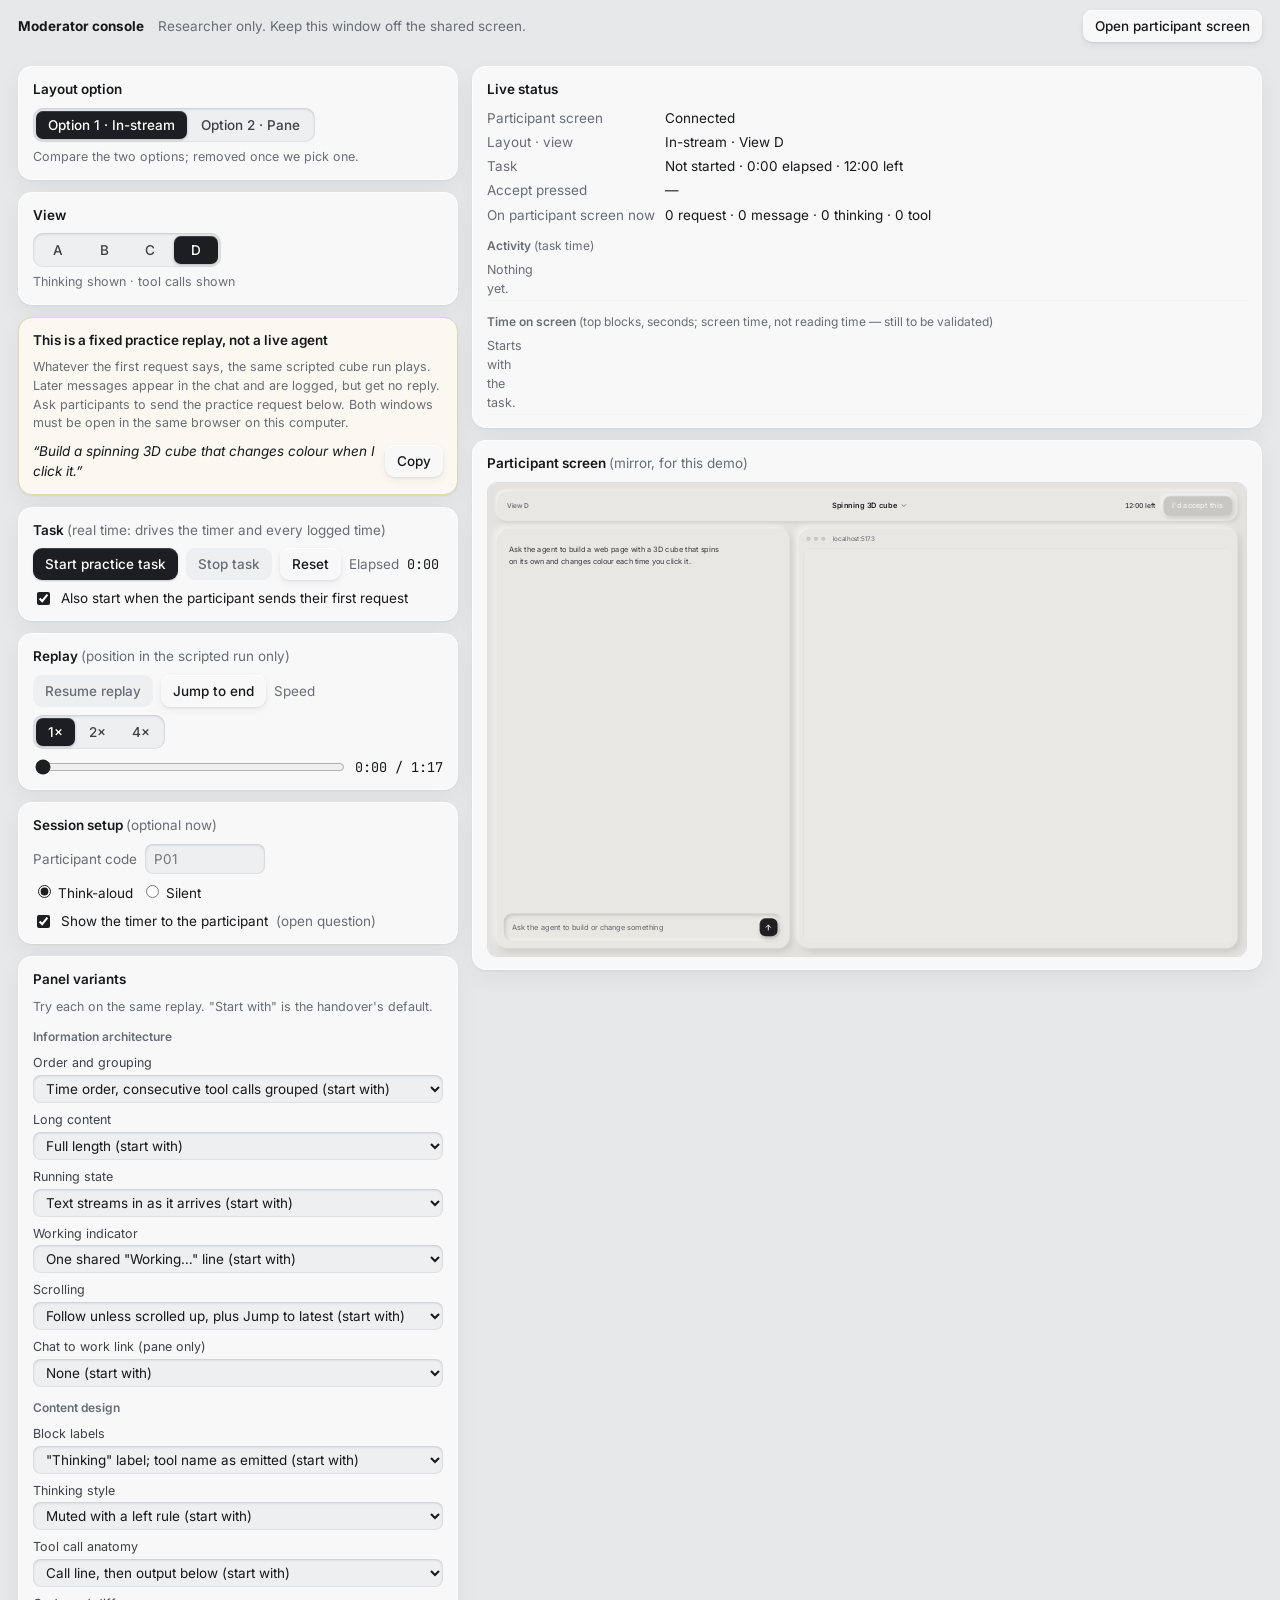
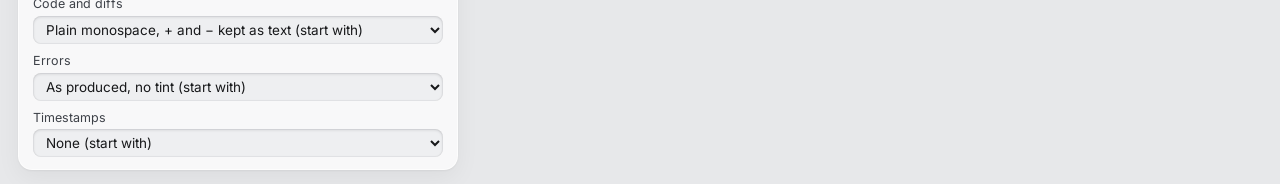
<file: console.html>
<!doctype html>
<html lang="en">
  <head>
    <meta charset="utf-8" />
    <meta name="viewport" content="width=device-width, initial-scale=1" />
    <title>Moderator console · Agent Veil</title>
    <link rel="preconnect" href="https://fonts.googleapis.com" />
    <link rel="preconnect" href="https://fonts.gstatic.com" crossorigin />
    <link rel="stylesheet" href="https://fonts.googleapis.com/css2?family=Inter:wght@400..700&family=JetBrains+Mono:wght@400..600&display=swap" />
    <link rel="stylesheet" href="css/console.css?v=20261122h" />
  </head>
  <body>
    <header class="c-top">
      <b>Moderator console</b>
      <span class="muted">Researcher only. Keep this window off the shared screen.</span>
      <button id="open" class="btn">Open participant screen</button>
    </header>
    <main class="c-main">
      <section class="c-controls">
        <div class="card">
          <h2>Layout option</h2>
          <div id="layout"></div>
          <p class="hint">Compare the two options; removed once we pick one.</p>
        </div>
        <div class="card">
          <h2>View</h2>
          <div id="view"></div>
        </div>
        <div class="card notice">
          <h2>This is a fixed practice replay, not a live agent</h2>
          <p class="hint">Whatever the first request says, the same scripted cube run plays. Later messages appear in the chat and are logged, but get no reply. Ask participants to send the practice request below. Both windows must be open in the same browser on this computer.</p>
          <div class="row practice"><q id="practice"></q><button id="copy-practice" class="btn">Copy</button></div>
        </div>
        <div class="card">
          <h2>Task <span class="muted">(real time: drives the timer and every logged time)</span></h2>
          <div class="row">
            <button id="start" class="btn btn-primary">Start practice task</button>
            <button id="stop" class="btn">Stop task</button>
            <button id="reset" class="btn">Reset</button>
            <span class="muted">Elapsed</span><span id="task-clock" class="mono">0:00</span>
          </div>
          <label class="row"><input id="autostart" type="checkbox" checked /> Also start when the participant sends their first request</label>
        </div>
        <div class="card">
          <h2>Replay <span class="muted">(position in the scripted run only)</span></h2>
          <div class="row">
            <button id="play" class="btn">Pause replay</button>
            <button id="end" class="btn">Jump to end</button>
            <span class="muted">Speed</span><div id="speed"></div>
          </div>
          <div class="row">
            <input id="scrub" type="range" min="0" step="0.5" value="0" aria-label="Replay position" />
            <span id="clock" class="mono">0:00</span>
          </div>
        </div>
        <div class="card">
          <h2>Session setup <span class="muted">(optional now)</span></h2>
          <label class="row"><span class="muted">Participant code</span><input id="pcode" type="text" placeholder="P01" /></label>
          <div class="row">
            <label><input type="radio" name="mode" value="think-aloud" checked /> Think-aloud</label>
            <label><input type="radio" name="mode" value="silent" /> Silent</label>
          </div>
          <label class="row"><input id="timer-show" type="checkbox" checked /> Show the timer to the participant <span class="muted">(open question)</span></label>
        </div>
        <div class="card">
          <h2>Panel variants</h2>
          <p class="hint">Try each on the same replay. "Start with" is the handover's default.</p>
          <div id="variants"></div>
        </div>
      </section>
      <section class="c-side">
        <div class="card">
          <h2>Live status</h2>
          <div id="status"></div>
        </div>
        <div class="card mirror">
          <h2>Participant screen <span class="muted">(mirror, for this demo)</span></h2>
          <div class="mirror-frame"><iframe src="index.html?mirror&v=20261122h" title="Mirror of the participant screen" tabindex="-1"></iframe></div>
        </div>
      </section>
    </main>
    <script type="module" src="js/console.js?v=20261122h"></script>
  </body>
</html>
</file>
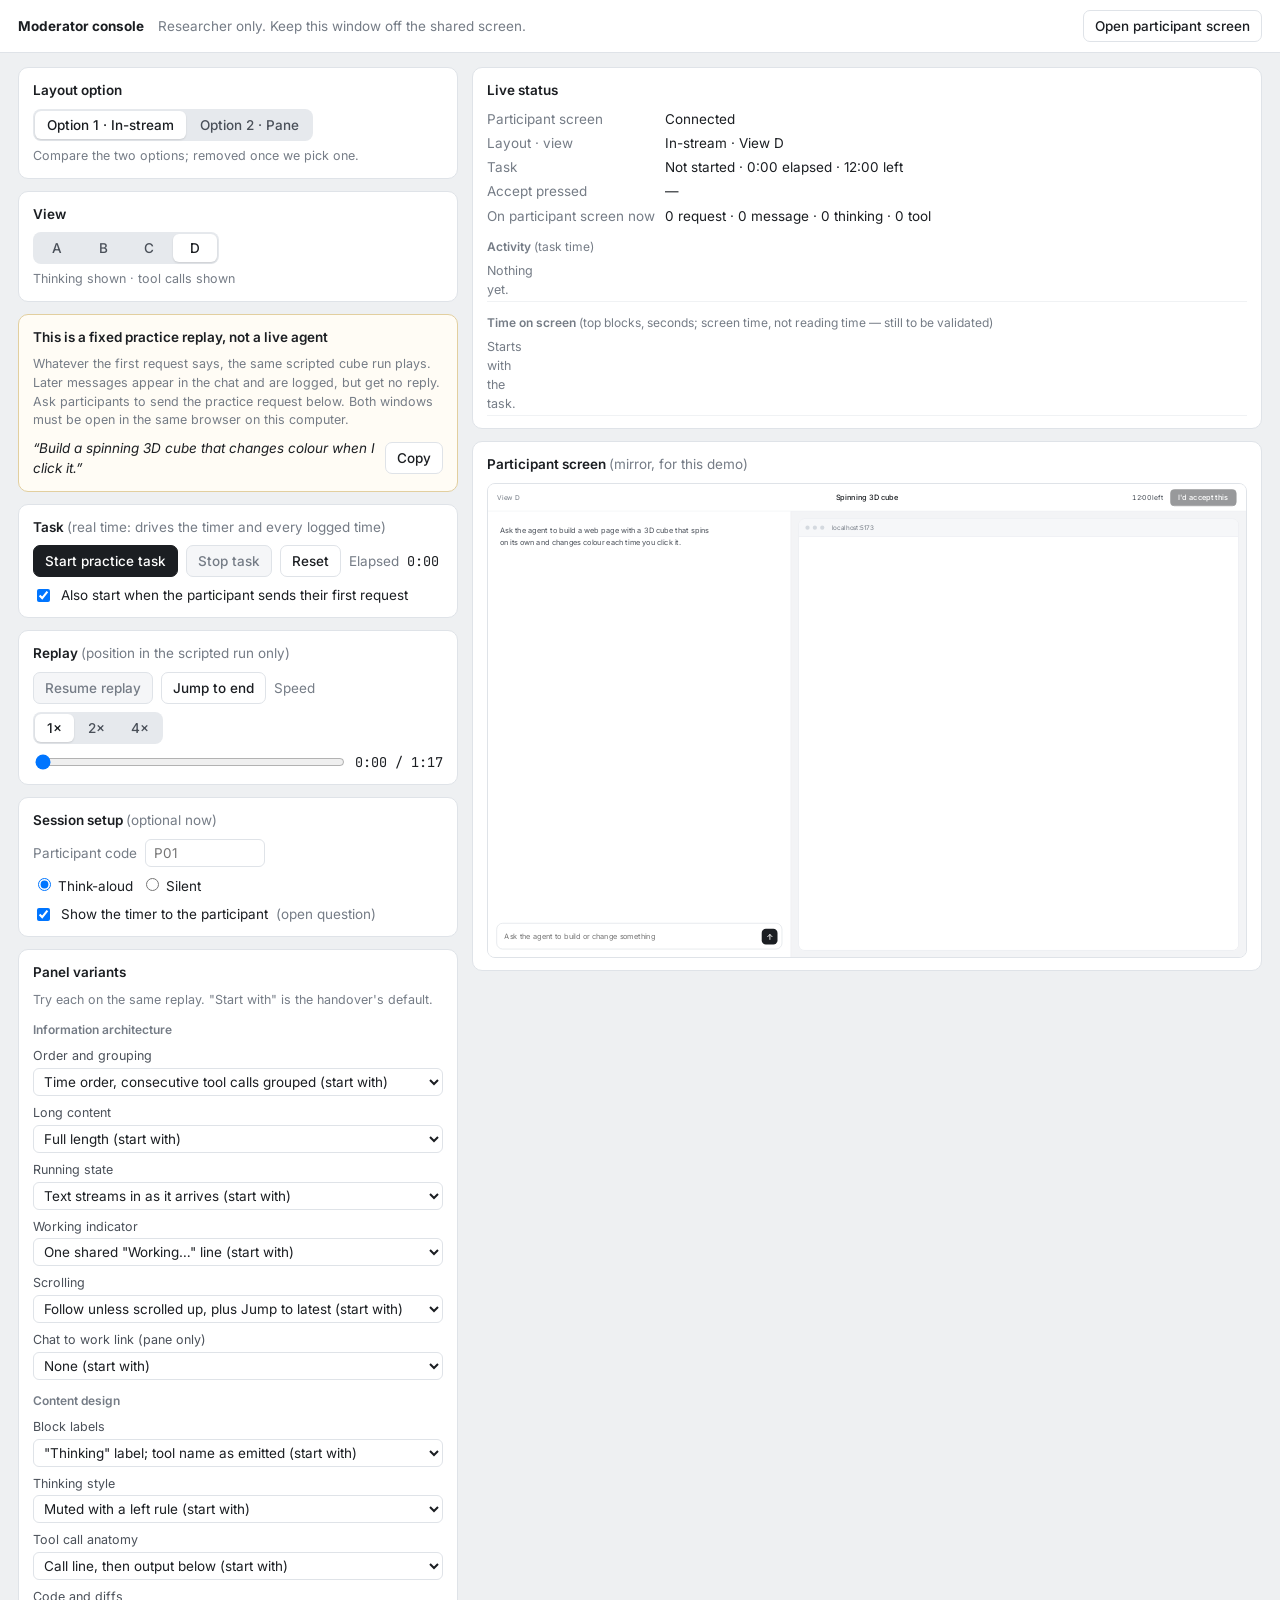
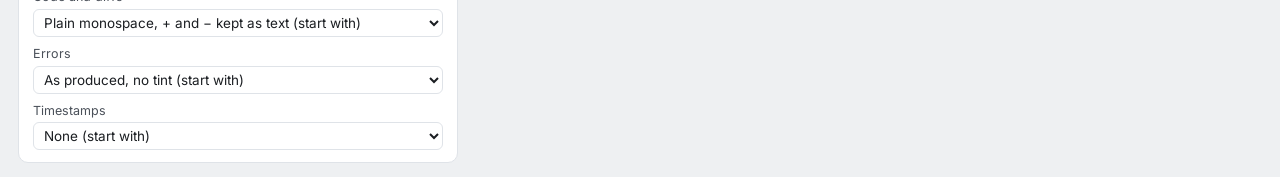
<file: structure/console.html>
<!doctype html>
<html lang="en">
  <head>
    <meta charset="utf-8" />
    <meta name="viewport" content="width=device-width, initial-scale=1" />
    <title>Moderator console · Agent Veil</title>
    <link rel="preconnect" href="https://fonts.googleapis.com" />
    <link rel="preconnect" href="https://fonts.gstatic.com" crossorigin />
    <link rel="stylesheet" href="https://fonts.googleapis.com/css2?family=Inter:wght@400..700&family=JetBrains+Mono:wght@400..600&display=swap" />
    <link rel="stylesheet" href="css/console.css?v=20261122e" />
  </head>
  <body>
    <header class="c-top">
      <b>Moderator console</b>
      <span class="muted">Researcher only. Keep this window off the shared screen.</span>
      <button id="open" class="btn">Open participant screen</button>
    </header>
    <main class="c-main">
      <section class="c-controls">
        <div class="card">
          <h2>Layout option</h2>
          <div id="layout"></div>
          <p class="hint">Compare the two options; removed once we pick one.</p>
        </div>
        <div class="card">
          <h2>View</h2>
          <div id="view"></div>
        </div>
        <div class="card notice">
          <h2>This is a fixed practice replay, not a live agent</h2>
          <p class="hint">Whatever the first request says, the same scripted cube run plays. Later messages appear in the chat and are logged, but get no reply. Ask participants to send the practice request below. Both windows must be open in the same browser on this computer.</p>
          <div class="row practice"><q id="practice"></q><button id="copy-practice" class="btn">Copy</button></div>
        </div>
        <div class="card">
          <h2>Task <span class="muted">(real time: drives the timer and every logged time)</span></h2>
          <div class="row">
            <button id="start" class="btn btn-primary">Start practice task</button>
            <button id="stop" class="btn">Stop task</button>
            <button id="reset" class="btn">Reset</button>
            <span class="muted">Elapsed</span><span id="task-clock" class="mono">0:00</span>
          </div>
          <label class="row"><input id="autostart" type="checkbox" checked /> Also start when the participant sends their first request</label>
        </div>
        <div class="card">
          <h2>Replay <span class="muted">(position in the scripted run only)</span></h2>
          <div class="row">
            <button id="play" class="btn">Pause replay</button>
            <button id="end" class="btn">Jump to end</button>
            <span class="muted">Speed</span><div id="speed"></div>
          </div>
          <div class="row">
            <input id="scrub" type="range" min="0" step="0.5" value="0" aria-label="Replay position" />
            <span id="clock" class="mono">0:00</span>
          </div>
        </div>
        <div class="card">
          <h2>Session setup <span class="muted">(optional now)</span></h2>
          <label class="row"><span class="muted">Participant code</span><input id="pcode" type="text" placeholder="P01" /></label>
          <div class="row">
            <label><input type="radio" name="mode" value="think-aloud" checked /> Think-aloud</label>
            <label><input type="radio" name="mode" value="silent" /> Silent</label>
          </div>
          <label class="row"><input id="timer-show" type="checkbox" checked /> Show the timer to the participant <span class="muted">(open question)</span></label>
        </div>
        <div class="card">
          <h2>Panel variants</h2>
          <p class="hint">Try each on the same replay. "Start with" is the handover's default.</p>
          <div id="variants"></div>
        </div>
      </section>
      <section class="c-side">
        <div class="card">
          <h2>Live status</h2>
          <div id="status"></div>
        </div>
        <div class="card mirror">
          <h2>Participant screen <span class="muted">(mirror, for this demo)</span></h2>
          <div class="mirror-frame"><iframe src="index.html?mirror&v=20261122e" title="Mirror of the participant screen" tabindex="-1"></iframe></div>
        </div>
      </section>
    </main>
    <script type="module" src="js/console.js?v=20261122e"></script>
  </body>
</html>
</file>
<file: css/console.css>
/* Moderator console: researcher-only, plain and dense. */
:root { --page: #eef0f2; --surface: #fff; --line: #dfe3e8; --ink: #1b1e22; --ink-2: #4a5059; --ink-3: #757c86; --font: "Inter", system-ui, sans-serif; --mono: "JetBrains Mono", ui-monospace, Menlo, monospace; }
* { box-sizing: border-box; }
body { margin: 0; background: var(--page); color: var(--ink); font: 13.5px/1.5 var(--font); -webkit-font-smoothing: antialiased; }
button, input, select { font: inherit; color: inherit; }
button { cursor: pointer; }
:focus-visible { outline: 2px solid var(--ink); outline-offset: 2px; }
.muted { color: var(--ink-3); font-weight: 400; }
.warn { color: #9e3328; }
.mono { font-family: var(--mono); font-variant-numeric: tabular-nums; }
.c-top { display: flex; align-items: center; gap: 14px; padding: 10px 18px; background: var(--surface); border-bottom: 1px solid var(--line); }
.c-top .btn { margin-left: auto; }
.c-main { display: grid; grid-template-columns: minmax(360px, 440px) 1fr; gap: 14px; padding: 14px 18px; align-items: start; }
.c-controls, .c-side { display: flex; flex-direction: column; gap: 12px; }
.card { background: var(--surface); border: 1px solid var(--line); border-radius: 10px; padding: 12px 14px; }
.card h2 { margin: 0 0 8px; font-size: 13.5px; font-weight: 600; }
.card h3 { margin: 12px 0 4px; font-size: 12px; font-weight: 600; color: var(--ink-3); }
.hint { margin: 6px 0 0; font-size: 12.5px; color: var(--ink-3); }
.row { display: flex; align-items: center; gap: 8px; flex-wrap: wrap; margin-top: 8px; }
.row input[type="range"] { flex: 1; }
.row input[type="text"] { border: 1px solid var(--line); border-radius: 6px; padding: 3px 8px; width: 120px; }
.btn { border: 1px solid var(--line); background: var(--surface); border-radius: 7px; padding: 5px 11px; font-weight: 500; }
.btn:hover { background: #f5f6f8; }
.btn-primary { background: var(--ink); color: #fff; border-color: var(--ink); }
.btn-primary:hover { background: #33373d; }
.seg { display: inline-flex; flex-wrap: wrap; gap: 2px; padding: 2px; border-radius: 8px; background: #e6e9ed; }
.seg button { border: 0; background: transparent; border-radius: 6px; padding: 4px 12px; font-weight: 500; color: var(--ink-2); }
.seg button[aria-checked="true"] { background: var(--surface); color: var(--ink); box-shadow: 0 1px 2px rgba(0, 0, 0, 0.12); }
#view .seg button { min-width: 44px; }
.variant { display: grid; grid-template-columns: 1fr; gap: 2px; margin-top: 8px; }
.variant span { font-size: 12.5px; color: var(--ink-2); }
.variant select { border: 1px solid var(--line); border-radius: 6px; padding: 4px 6px; background: var(--surface); }
#status dl { margin: 0; display: grid; gap: 4px; }
#status dl div { display: grid; grid-template-columns: 170px 1fr; gap: 8px; }
#status dt { color: var(--ink-3); }
#status dd { margin: 0; }
.log { list-style: none; margin: 0; padding: 0; max-height: 180px; overflow: auto; font-size: 12.5px; }
.log li { display: grid; grid-template-columns: 44px 1fr; gap: 6px; padding: 2px 0; border-bottom: 1px solid #f0f2f4; }
.log time { font-family: var(--mono); color: var(--ink-3); }
.mirror-frame { position: relative; width: 100%; aspect-ratio: 1440 / 900; overflow: hidden; border: 1px solid var(--line); border-radius: 8px; }
.mirror-frame iframe { position: absolute; top: 0; left: 0; width: 1440px; height: 900px; border: 0; transform-origin: 0 0; pointer-events: none; }
.btn:disabled { color: var(--ink-3); background: #f5f6f8; cursor: default; }
.btn-primary:disabled { background: #c9ced5; border-color: #c9ced5; color: #fff; }
.notice { border-color: #e2cf9f; background: #fffcf5; }
.practice q { flex: 1; font-style: italic; color: var(--ink); }
.seen time { font-variant-numeric: tabular-nums; }

/* Visual layer: same material as the participant screen; selected = dark key */
:root { --page: #e7e8ea; --surface: #f8f8f9; --line: #dcdee2; --ink: #17181a; --ink-2: #3d4148; --ink-3: #686d75;
  --raise: inset 0 1px 0 rgba(255,255,255,.9), 0 1px 2px rgba(20,22,26,.08), 0 3px 8px rgba(20,22,26,.06);
  --press: inset 0 1px 3px rgba(20,22,26,.14), inset 0 0 0 1px rgba(20,22,26,.04); }
.c-top { background: transparent; border-bottom: 0; }
.card { border: 1px solid rgba(255,255,255,.7); border-radius: 14px; box-shadow: 0 1px 2px rgba(20,22,26,.05), 0 8px 24px rgba(20,22,26,.05); }
.btn { border: 0; border-radius: 9px; background: var(--surface); box-shadow: var(--raise); padding: 6px 12px; }
.btn:hover { background: #fff; }
.btn:active { box-shadow: var(--press); }
.btn-primary { background: #1d1e21; color: #fff; box-shadow: inset 0 1px 0 rgba(255,255,255,.14), 0 1px 2px rgba(0,0,0,.2); }
.btn-primary:hover { background: #2b2d31; }
.btn:disabled { background: #eeeff1; color: var(--ink-3); box-shadow: none; }
.btn-primary:disabled { background: #c7cacf; color: #f4f5f6; }
.seg { background: #eeeff1; box-shadow: var(--press); border-radius: 10px; padding: 3px; }
.seg button { border-radius: 7px; }
.seg button[aria-checked="true"] { background: #1d1e21; color: #fff; box-shadow: inset 0 1px 0 rgba(255,255,255,.14), 0 1px 3px rgba(0,0,0,.25); }
.row input[type="text"], .variant select { border: 0; border-radius: 8px; background: #eeeff1; box-shadow: var(--press); padding: 5px 9px; }
.notice { border-color: #e3d6b6; background: #fbf8f1; }
.mirror-frame { border-color: var(--line); border-radius: 10px; }
input[type="checkbox"], input[type="radio"], input[type="range"] { accent-color: #1d1e21; }
</file>
<file: structure/css/console.css>
/* Moderator console: researcher-only, plain and dense. */
:root { --page: #eef0f2; --surface: #fff; --line: #dfe3e8; --ink: #1b1e22; --ink-2: #4a5059; --ink-3: #757c86; --font: "Inter", system-ui, sans-serif; --mono: "JetBrains Mono", ui-monospace, Menlo, monospace; }
* { box-sizing: border-box; }
body { margin: 0; background: var(--page); color: var(--ink); font: 13.5px/1.5 var(--font); -webkit-font-smoothing: antialiased; }
button, input, select { font: inherit; color: inherit; }
button { cursor: pointer; }
:focus-visible { outline: 2px solid var(--ink); outline-offset: 2px; }
.muted { color: var(--ink-3); font-weight: 400; }
.warn { color: #9e3328; }
.mono { font-family: var(--mono); font-variant-numeric: tabular-nums; }
.c-top { display: flex; align-items: center; gap: 14px; padding: 10px 18px; background: var(--surface); border-bottom: 1px solid var(--line); }
.c-top .btn { margin-left: auto; }
.c-main { display: grid; grid-template-columns: minmax(360px, 440px) 1fr; gap: 14px; padding: 14px 18px; align-items: start; }
.c-controls, .c-side { display: flex; flex-direction: column; gap: 12px; }
.card { background: var(--surface); border: 1px solid var(--line); border-radius: 10px; padding: 12px 14px; }
.card h2 { margin: 0 0 8px; font-size: 13.5px; font-weight: 600; }
.card h3 { margin: 12px 0 4px; font-size: 12px; font-weight: 600; color: var(--ink-3); }
.hint { margin: 6px 0 0; font-size: 12.5px; color: var(--ink-3); }
.row { display: flex; align-items: center; gap: 8px; flex-wrap: wrap; margin-top: 8px; }
.row input[type="range"] { flex: 1; }
.row input[type="text"] { border: 1px solid var(--line); border-radius: 6px; padding: 3px 8px; width: 120px; }
.btn { border: 1px solid var(--line); background: var(--surface); border-radius: 7px; padding: 5px 11px; font-weight: 500; }
.btn:hover { background: #f5f6f8; }
.btn-primary { background: var(--ink); color: #fff; border-color: var(--ink); }
.btn-primary:hover { background: #33373d; }
.seg { display: inline-flex; flex-wrap: wrap; gap: 2px; padding: 2px; border-radius: 8px; background: #e6e9ed; }
.seg button { border: 0; background: transparent; border-radius: 6px; padding: 4px 12px; font-weight: 500; color: var(--ink-2); }
.seg button[aria-checked="true"] { background: var(--surface); color: var(--ink); box-shadow: 0 1px 2px rgba(0, 0, 0, 0.12); }
#view .seg button { min-width: 44px; }
.variant { display: grid; grid-template-columns: 1fr; gap: 2px; margin-top: 8px; }
.variant span { font-size: 12.5px; color: var(--ink-2); }
.variant select { border: 1px solid var(--line); border-radius: 6px; padding: 4px 6px; background: var(--surface); }
#status dl { margin: 0; display: grid; gap: 4px; }
#status dl div { display: grid; grid-template-columns: 170px 1fr; gap: 8px; }
#status dt { color: var(--ink-3); }
#status dd { margin: 0; }
.log { list-style: none; margin: 0; padding: 0; max-height: 180px; overflow: auto; font-size: 12.5px; }
.log li { display: grid; grid-template-columns: 44px 1fr; gap: 6px; padding: 2px 0; border-bottom: 1px solid #f0f2f4; }
.log time { font-family: var(--mono); color: var(--ink-3); }
.mirror-frame { position: relative; width: 100%; aspect-ratio: 1440 / 900; overflow: hidden; border: 1px solid var(--line); border-radius: 8px; }
.mirror-frame iframe { position: absolute; top: 0; left: 0; width: 1440px; height: 900px; border: 0; transform-origin: 0 0; pointer-events: none; }
.btn:disabled { color: var(--ink-3); background: #f5f6f8; cursor: default; }
.btn-primary:disabled { background: #c9ced5; border-color: #c9ced5; color: #fff; }
.notice { border-color: #e2cf9f; background: #fffcf5; }
.practice q { flex: 1; font-style: italic; color: var(--ink); }
.seen time { font-variant-numeric: tabular-nums; }
</file>
